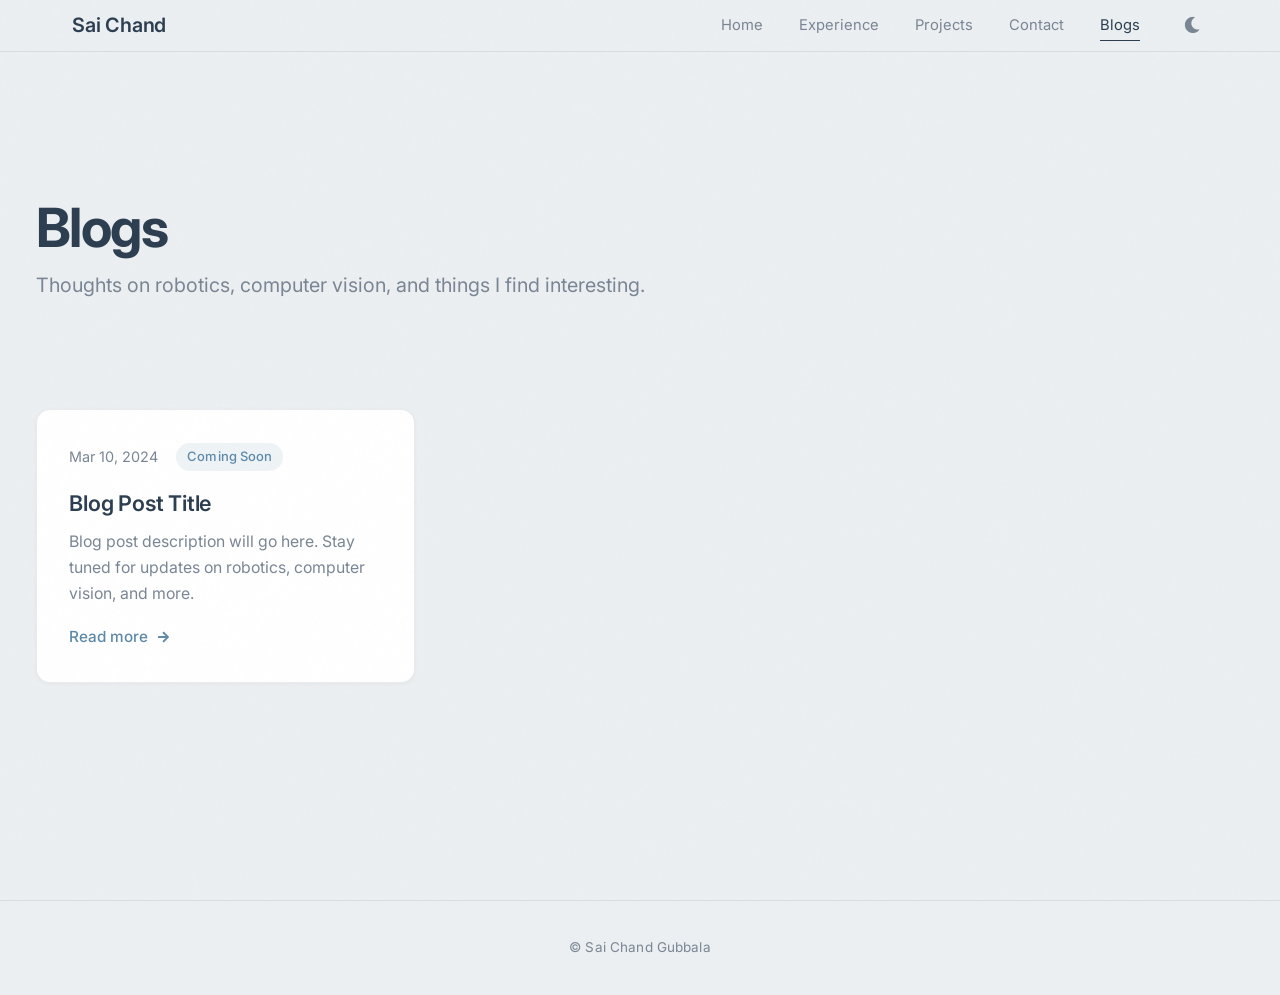
<file: blogs.html>
<!DOCTYPE html>
<html lang="en">
  <head>
    <meta charset="utf-8" />
    <meta name="viewport" content="width=device-width, initial-scale=1" />
    <title>Blogs — Sai Chand Gubbala</title>

    <!-- Fonts: Inter -->
    <link rel="preconnect" href="https://fonts.googleapis.com" />
    <link rel="preconnect" href="https://fonts.gstatic.com" crossorigin />
    <link href="https://fonts.googleapis.com/css2?family=Inter:wght@300;400;500;600;700&display=swap" rel="stylesheet" />

    <!-- FontAwesome -->
    <link rel="stylesheet" href="assets/css/fontawesome-all.min.css" />

    <!-- Styles -->
    <link rel="stylesheet" href="src/styles/globals.css" />
    <link rel="stylesheet" href="src/styles/sections.css" />
    <link rel="stylesheet" href="src/styles/blogs.css" />
  </head>

  <body>

    <!-- App container — populated by PageBuilder -->
    <div id="app"></div>

    <!-- Scripts -->
    <script src="src/scripts/pageBuilder.js"></script>
    <script>
      PageBuilder.build('app', [
        'src/components/navbar-blog.html',
        'src/components/blog-content.html',
        'src/components/footer.html'
      ]);
    </script>

  </body>
</html>
</file>
<file: src/styles/globals.css>
/* ============================================
   globals.css — CSS Variables + Base Styles
   ============================================ */

:root {
  /* --- Light theme (default) — Stormy Morning --- */
  --color-bg:          #ECEFF1;
  --color-bg-elevated: #E0E4E8;
  --color-bg-card:     #ffffff;
  --color-surface:     #D6DBE0;
  --color-accent:      #5D8AA8;
  --color-accent-dim:  rgba(93, 138, 168, 0.1);
  --color-text:        #596275;
  --color-text-muted:  #7A8694;
  --color-text-bright: #2C3E50;
  --color-border:      rgba(44, 62, 80, 0.1);
  --color-nav-bg:      rgba(236, 239, 241, 0.85);
  --color-hero-gradient-1: rgba(93, 138, 168, 0.06);
  --color-hero-gradient-2: rgba(44, 62, 80, 0.04);

  /* --- Typography — Apple-inspired clean sans-serif --- */
  --font-heading: 'Inter', -apple-system, BlinkMacSystemFont, 'Segoe UI', sans-serif;
  --font-body:    'Inter', -apple-system, BlinkMacSystemFont, 'Segoe UI', sans-serif;

  /* --- Spacing --- */
  --space-xs:  0.5rem;
  --space-sm:  1rem;
  --space-md:  2rem;
  --space-lg:  4rem;
  --space-xl:  6rem;
  --space-2xl: 8rem;

  /* --- Sizing --- */
  --max-width: 1400px;
  --nav-height: 52px;

  /* --- Radius --- */
  --radius-sm: 8px;
  --radius-md: 14px;
  --radius-lg: 20px;

  /* --- Transitions --- */
  --transition-fast: 0.2s cubic-bezier(0.25, 0.1, 0.25, 1);
  --transition-base: 0.35s cubic-bezier(0.25, 0.1, 0.25, 1);
  --transition-slow: 0.6s cubic-bezier(0.25, 0.1, 0.25, 1);
}

/* --- Dark theme (toggled via data attribute on <html>) --- */
[data-theme="dark"] {
  --color-bg:          #1a1f2b;
  --color-bg-elevated: #212733;
  --color-bg-card:     #272e3a;
  --color-surface:     #2e3542;
  --color-accent:      #7BADC4;
  --color-accent-dim:  rgba(123, 173, 196, 0.12);
  --color-text:        #ABB7C2;
  --color-text-muted:  #7A8694;
  --color-text-bright: #ECEFF1;
  --color-border:      rgba(171, 183, 194, 0.1);
  --color-nav-bg:      rgba(26, 31, 43, 0.88);
  --color-hero-gradient-1: rgba(93, 138, 168, 0.08);
  --color-hero-gradient-2: rgba(44, 62, 80, 0.06);
}

/* --- Reset --- */
*, *::before, *::after {
  box-sizing: border-box;
  margin: 0;
  padding: 0;
}

html {
  scroll-behavior: smooth;
  font-size: 18px;
}

body {
  font-family: var(--font-body);
  background-color: var(--color-bg);
  color: var(--color-text);
  line-height: 1.6;
  -webkit-font-smoothing: antialiased;
  -moz-osx-font-smoothing: grayscale;
  transition: background-color var(--transition-base), color var(--transition-base);
}

/* Subtle grain texture overlay */
body::after {
  content: '';
  position: fixed;
  inset: 0;
  pointer-events: none;
  z-index: 9999;
  opacity: 0.015;
  background-image: url("data:image/svg+xml,%3Csvg viewBox='0 0 256 256' xmlns='http://www.w3.org/2000/svg'%3E%3Cfilter id='noise'%3E%3CfeTurbulence type='fractalNoise' baseFrequency='0.9' numOctaves='4' stitchTiles='stitch'/%3E%3C/filter%3E%3Crect width='100%25' height='100%25' filter='url(%23noise)'/%3E%3C/svg%3E");
  background-repeat: repeat;
}

a {
  color: var(--color-accent);
  text-decoration: none;
  transition: color var(--transition-fast);
}

a:hover {
  color: var(--color-text-bright);
}

h1, h2, h3, h4, h5, h6 {
  font-family: var(--font-heading);
  color: var(--color-text-bright);
  line-height: 1.2;
}

img {
  max-width: 100%;
  display: block;
}

ul, ol {
  list-style: none;
}

/* --- Utility --- */
.container {
  width: 100%;
  max-width: var(--max-width);
  margin: 0 auto;
  padding: 0 var(--space-md);
}

/* --- Scroll fade-in animation (applied via JS) --- */
.fade-in {
  opacity: 0;
  transform: translateY(24px);
  transition: opacity var(--transition-slow), transform var(--transition-slow);
}

.fade-in.visible {
  opacity: 1;
  transform: translateY(0);
}
</file>
<file: src/styles/sections.css>
/* ============================================
   sections.css — Component / Section Styles
   Apple-inspired premium design with Stormy Morning palette
   ============================================ */

/* ====== Navbar — frosted glass, compact ====== */
.navbar {
  position: fixed;
  top: 0;
  left: 0;
  right: 0;
  z-index: 1000;
  display: flex;
  align-items: center;
  justify-content: space-between;
  padding: 0 var(--space-lg);
  height: var(--nav-height);
  background: var(--color-nav-bg);
  backdrop-filter: saturate(180%) blur(20px);
  -webkit-backdrop-filter: saturate(180%) blur(20px);
  border-bottom: 1px solid var(--color-border);
}

.navbar__logo {
  font-family: var(--font-heading);
  font-size: 1.1rem;
  font-weight: 600;
  color: var(--color-text-bright);
  text-decoration: none;
  letter-spacing: -0.01em;
}

.navbar__links {
  display: flex;
  align-items: center;
}

.navbar__links a {
  color: var(--color-text-muted);
  text-decoration: none;
  margin-left: var(--space-md);
  font-size: 0.82rem;
  font-weight: 400;
  letter-spacing: 0;
  transition: color var(--transition-fast);
  position: relative;
}

.navbar__links a::after {
  content: '';
  position: absolute;
  bottom: -4px;
  left: 0;
  width: 0;
  height: 1.5px;
  background: var(--color-text-bright);
  transition: width var(--transition-base);
}

.navbar__links a:hover,
.navbar__links a.active {
  color: var(--color-text-bright);
}

.navbar__links a.active::after,
.navbar__links a:hover::after {
  width: 100%;
}

/* ====== Theme Toggle ====== */
.theme-toggle {
  background: none;
  border: none;
  width: 32px;
  height: 32px;
  display: flex;
  align-items: center;
  justify-content: center;
  cursor: pointer;
  color: var(--color-text-muted);
  font-size: 0.9rem;
  transition: color var(--transition-fast);
  margin-left: var(--space-md);
  border-radius: 50%;
}

.theme-toggle:hover {
  color: var(--color-text-bright);
}

.theme-toggle .icon-sun  { display: none; }
.theme-toggle .icon-moon { display: block; }

[data-theme="dark"] .theme-toggle .icon-sun  { display: block; }
[data-theme="dark"] .theme-toggle .icon-moon { display: none; }

/* ====== Hero Canvas ====== */
.hero__canvas {
  position: absolute;
  inset: 0;
  width: 100%;
  height: 100%;
  z-index: 1;
  pointer-events: none;
}

/* Allow mouse events to pass through to canvas for parallax */
.hero:hover .hero__canvas {
  pointer-events: auto;
}

/* ====== Hero — Apple-style large type, generous whitespace ====== */
.hero {
  min-height: 100vh;
  display: flex;
  align-items: center;
  justify-content: center;
  text-align: center;
  padding: var(--space-xl) var(--space-md);
  position: relative;
  overflow: hidden;
}

.hero::before {
  content: '';
  position: absolute;
  inset: 0;
  background:
    radial-gradient(ellipse at 20% 50%, var(--color-hero-gradient-1) 0%, transparent 50%),
    radial-gradient(ellipse at 80% 20%, var(--color-hero-gradient-2) 0%, transparent 50%),
    var(--color-bg);
  z-index: 0;
}

.hero__content {
  position: relative;
  z-index: 2;
  max-width: 860px;
  width: 100%;
}

.hero__wip-tag {
  display: inline-block;
  padding: 4px 14px;
  font-size: 0.75rem;
  font-weight: 600;
  letter-spacing: 0.04em;
  text-transform: uppercase;
  color: var(--color-accent);
  border: 1.5px solid var(--color-accent);
  border-radius: 980px;
  margin-bottom: var(--space-sm);
}

.hero__avatar {
  width: 120px;
  height: 120px;
  border-radius: 50%;
  border: none;
  box-shadow: 0 4px 24px rgba(0, 0, 0, 0.08);
  margin: 0 auto var(--space-md);
  object-fit: cover;
}

.hero__title {
  font-family: var(--font-heading);
  font-size: 3.2rem;
  font-weight: 700;
  color: var(--color-text-bright);
  margin-bottom: var(--space-xs);
  letter-spacing: -0.035em;
  line-height: 1.08;
}

.hero__tagline {
  font-size: 1.05rem;
  color: var(--color-text-muted);
  margin-bottom: var(--space-sm);
  letter-spacing: 0.08em;
  text-transform: uppercase;
  font-weight: 500;
}

.hero__education {
  margin: 0 0 var(--space-sm);
  color: var(--color-text-muted);
  font-size: 0.92rem;
  line-height: 1.9;
  font-weight: 400;
}

.hero__education li .fa-graduation-cap {
  color: var(--color-accent);
  margin-right: var(--space-xs);
  font-size: 0.85rem;
}

.hero__about {
  text-align: left;
  margin-top: var(--space-sm);
}

.hero__about p {
  color: var(--color-text);
  font-size: 1rem;
  line-height: 1.9;
  margin-bottom: var(--space-sm);
  font-weight: 400;
}

.hero__about a {
  color: var(--color-accent);
  border-bottom: 1px solid transparent;
  transition: border-color var(--transition-fast), color var(--transition-fast);
}

.hero__about a:hover {
  color: var(--color-text-bright);
  border-bottom-color: var(--color-text-bright);
}

/* ====== Buttons — Apple-style pill buttons ====== */
.btn {
  display: inline-block;
  padding: 0.6rem 1.5rem;
  font-family: var(--font-body);
  font-size: 0.85rem;
  font-weight: 500;
  text-decoration: none;
  border-radius: 980px;
  transition: all var(--transition-base);
  cursor: pointer;
  letter-spacing: 0;
}

.btn--outline {
  border: 1px solid var(--color-border);
  color: var(--color-text-bright);
  background: transparent;
}

.btn--outline:hover {
  border-color: var(--color-text-bright);
  background: var(--color-accent-dim);
  color: var(--color-text-bright);
}

.btn--solid {
  background: var(--color-accent);
  color: #ffffff;
  border: none;
  font-weight: 500;
  margin-top: var(--space-md);
}

.btn--solid:hover {
  opacity: 0.85;
  color: #ffffff;
}

.hero__buttons {
  display: flex;
  gap: 0.75rem;
  justify-content: center;
  flex-wrap: wrap;
  margin-top: var(--space-md);
}

/* ====== Sections (shared) ====== */
.section {
  padding: var(--space-2xl) 0;
}

.section--alt {
  background: var(--color-bg-elevated);
}

.section--center {
  text-align: center;
}

.section__heading {
  font-family: var(--font-heading);
  font-size: 2.8rem;
  font-weight: 700;
  color: var(--color-text-bright);
  margin-bottom: var(--space-lg);
  letter-spacing: -0.03em;
  position: relative;
  display: inline-block;
}

/* Remove the underline accent — Apple doesn't use them */
.section__heading::after {
  display: none;
}

.section__subtext {
  color: var(--color-text-muted);
  font-size: 1.15rem;
  line-height: 1.6;
  margin-bottom: var(--space-md);
  font-weight: 400;
}

/* ====== Projects Grid ====== */
.projects-grid {
  display: grid;
  grid-template-columns: repeat(auto-fill, minmax(340px, 1fr));
  gap: var(--space-md);
}

.project-card {
  background: var(--color-bg-card);
  border-radius: var(--radius-md);
  overflow: hidden;
  border: 1px solid var(--color-border);
  box-shadow: 0 1px 4px rgba(0, 0, 0, 0.04);
  transition: transform var(--transition-base), box-shadow var(--transition-base);
}

.project-card:hover {
  transform: translateY(-2px);
  box-shadow: 0 12px 40px rgba(0, 0, 0, 0.08);
}

.project-card img {
  width: 100%;
  display: block;
}

.project-card__body {
  padding: 1.25rem 1.4rem;
}

.project-card__body h3 {
  font-family: var(--font-heading);
  font-size: 1.05rem;
  font-weight: 600;
  color: var(--color-text-bright);
  margin-bottom: 0.4rem;
  letter-spacing: -0.01em;
}

.project-card__body p {
  font-size: 0.85rem;
  line-height: 1.65;
  color: var(--color-text-muted);
  font-weight: 400;
}

/* ====== Experience ====== */
.experience-timeline {
  position: relative;
  padding-left: 2rem;
  border-left: 1.5px solid var(--color-border);
  margin-top: var(--space-sm);
}

.experience-item {
  display: flex;
  gap: var(--space-sm);
  margin-bottom: var(--space-lg);
  position: relative;
}

.experience-item:last-child {
  margin-bottom: 0;
}

.experience-item__logo {
  flex-shrink: 0;
  width: 44px;
  height: 44px;
  border-radius: var(--radius-md);
  background: var(--color-bg-card);
  border: 1px solid var(--color-border);
  display: flex;
  align-items: center;
  justify-content: center;
  color: var(--color-accent);
  font-size: 1rem;
}

.experience-item::before {
  content: '';
  position: absolute;
  left: calc(-2rem - 4px);
  top: 16px;
  width: 7px;
  height: 7px;
  border-radius: 50%;
  background: var(--color-accent);
}

.experience-item__content {
  flex: 1;
}

.experience-item__header {
  display: flex;
  justify-content: space-between;
  align-items: baseline;
  flex-wrap: wrap;
  gap: var(--space-xs);
  margin-bottom: 0.25rem;
}

.experience-item__header h3 {
  font-family: var(--font-heading);
  font-size: 1.1rem;
  font-weight: 600;
  color: var(--color-text-bright);
  letter-spacing: -0.01em;
}

.experience-item__date {
  font-size: 0.82rem;
  color: var(--color-text-muted);
  white-space: nowrap;
  font-weight: 400;
}

.experience-item__company {
  font-size: 0.9rem;
  color: var(--color-text);
  font-weight: 500;
  margin-bottom: 0.15rem;
}

.experience-item__location {
  font-size: 0.82rem;
  color: var(--color-text-muted);
  margin-bottom: 0.75rem;
  font-weight: 400;
}

.experience-item__location .fa-map-marker-alt {
  margin-right: 0.3rem;
  font-size: 0.75rem;
}

.experience-item__details {
  list-style: none;
  padding: 0;
}

.experience-item__details li {
  position: relative;
  padding-left: 1rem;
  font-size: 0.88rem;
  line-height: 1.7;
  color: var(--color-text-muted);
  margin-bottom: 0.25rem;
  font-weight: 400;
}

.experience-item__details li::before {
  content: '';
  position: absolute;
  left: 0;
  top: 0.65em;
  width: 4px;
  height: 4px;
  border-radius: 50%;
  background: var(--color-accent);
}

/* ====== Contact ====== */
.contact__email {
  display: inline-block;
  margin-top: var(--space-sm);
  font-size: 1.15rem;
  color: var(--color-accent);
  text-decoration: none;
  font-weight: 500;
  transition: color var(--transition-fast);
}

.contact__email:hover {
  color: var(--color-text-bright);
}

.social-icons {
  margin-top: var(--space-lg);
  display: flex;
  justify-content: center;
  gap: var(--space-md);
}

.social-icons a {
  color: var(--color-text-muted);
  font-size: 1.4rem;
  transition: color var(--transition-fast);
}

.social-icons a:hover {
  color: var(--color-text-bright);
}

/* ====== Footer ====== */
.site-footer {
  text-align: center;
  padding: var(--space-md);
  font-size: 0.75rem;
  color: var(--color-text-muted);
  border-top: 1px solid var(--color-border);
  font-weight: 400;
  letter-spacing: 0.01em;
}

/* ====== Responsive ====== */
@media (max-width: 768px) {
  .navbar {
    padding: 0 var(--space-sm);
  }

  .hero__title {
    font-size: 2.2rem;
  }

  .hero__avatar {
    width: 100px;
    height: 100px;
  }

  .section__heading {
    font-size: 1.8rem;
  }

  .section {
    padding: var(--space-xl) 0;
  }

  .projects-grid {
    grid-template-columns: 1fr;
  }

  .navbar__links a {
    margin-left: var(--space-sm);
    font-size: 0.8rem;
  }
}
</file>
<file: src/styles/blogs.css>
/* ============================================
   blogs.css — Blog page styles
   ============================================ */

.blog-page {
  padding-top: calc(var(--nav-height) + var(--space-2xl));
  padding-bottom: var(--space-2xl);
  min-height: 100vh;
}

.blog-page__title {
  font-family: var(--font-heading);
  font-size: 3rem;
  font-weight: 700;
  color: var(--color-text-bright);
  letter-spacing: -0.03em;
  margin-bottom: var(--space-xs);
}

.blog-page__subtitle {
  color: var(--color-text-muted);
  font-size: 1.1rem;
  font-weight: 400;
  margin-bottom: var(--space-xl);
  line-height: 1.6;
}

/* ====== Blog Grid ====== */
.blog-grid {
  display: grid;
  grid-template-columns: repeat(auto-fill, minmax(360px, 1fr));
  gap: var(--space-md);
}

/* ====== Blog Card ====== */
.blog-card {
  background: var(--color-bg-card);
  border: 1px solid var(--color-border);
  border-radius: var(--radius-md);
  padding: 1.8rem;
  display: flex;
  flex-direction: column;
  transition: transform var(--transition-base), box-shadow var(--transition-base);
  box-shadow: 0 1px 4px rgba(0, 0, 0, 0.04);
}

.blog-card:hover {
  transform: translateY(-2px);
  box-shadow: 0 12px 40px rgba(0, 0, 0, 0.08);
}

.blog-card__meta {
  display: flex;
  align-items: center;
  gap: var(--space-sm);
  margin-bottom: var(--space-sm);
}

.blog-card__meta time {
  font-size: 0.8rem;
  color: var(--color-text-muted);
  font-weight: 400;
}

.blog-card__tag {
  font-size: 0.72rem;
  font-weight: 500;
  color: var(--color-accent);
  background: var(--color-accent-dim);
  padding: 0.2rem 0.6rem;
  border-radius: 980px;
  letter-spacing: 0.01em;
}

.blog-card__title {
  font-family: var(--font-heading);
  font-size: 1.2rem;
  font-weight: 600;
  color: var(--color-text-bright);
  letter-spacing: -0.01em;
  margin-bottom: 0.6rem;
  line-height: 1.35;
}

.blog-card__excerpt {
  font-size: 0.88rem;
  line-height: 1.65;
  color: var(--color-text-muted);
  font-weight: 400;
  flex: 1;
  margin-bottom: var(--space-sm);
}

.blog-card__link {
  font-size: 0.85rem;
  font-weight: 500;
  color: var(--color-accent);
  text-decoration: none;
  transition: color var(--transition-fast);
  align-self: flex-start;
}

.blog-card__link .fa-arrow-right {
  font-size: 0.7rem;
  margin-left: 0.3rem;
  transition: transform var(--transition-fast);
}

.blog-card__link:hover {
  color: var(--color-text-bright);
}

.blog-card__link:hover .fa-arrow-right {
  transform: translateX(3px);
}

/* ====== Responsive ====== */
@media (max-width: 768px) {
  .blog-page__title {
    font-size: 2rem;
  }

  .blog-grid {
    grid-template-columns: 1fr;
  }

  .blog-card {
    padding: 1.4rem;
  }
}
</file>
